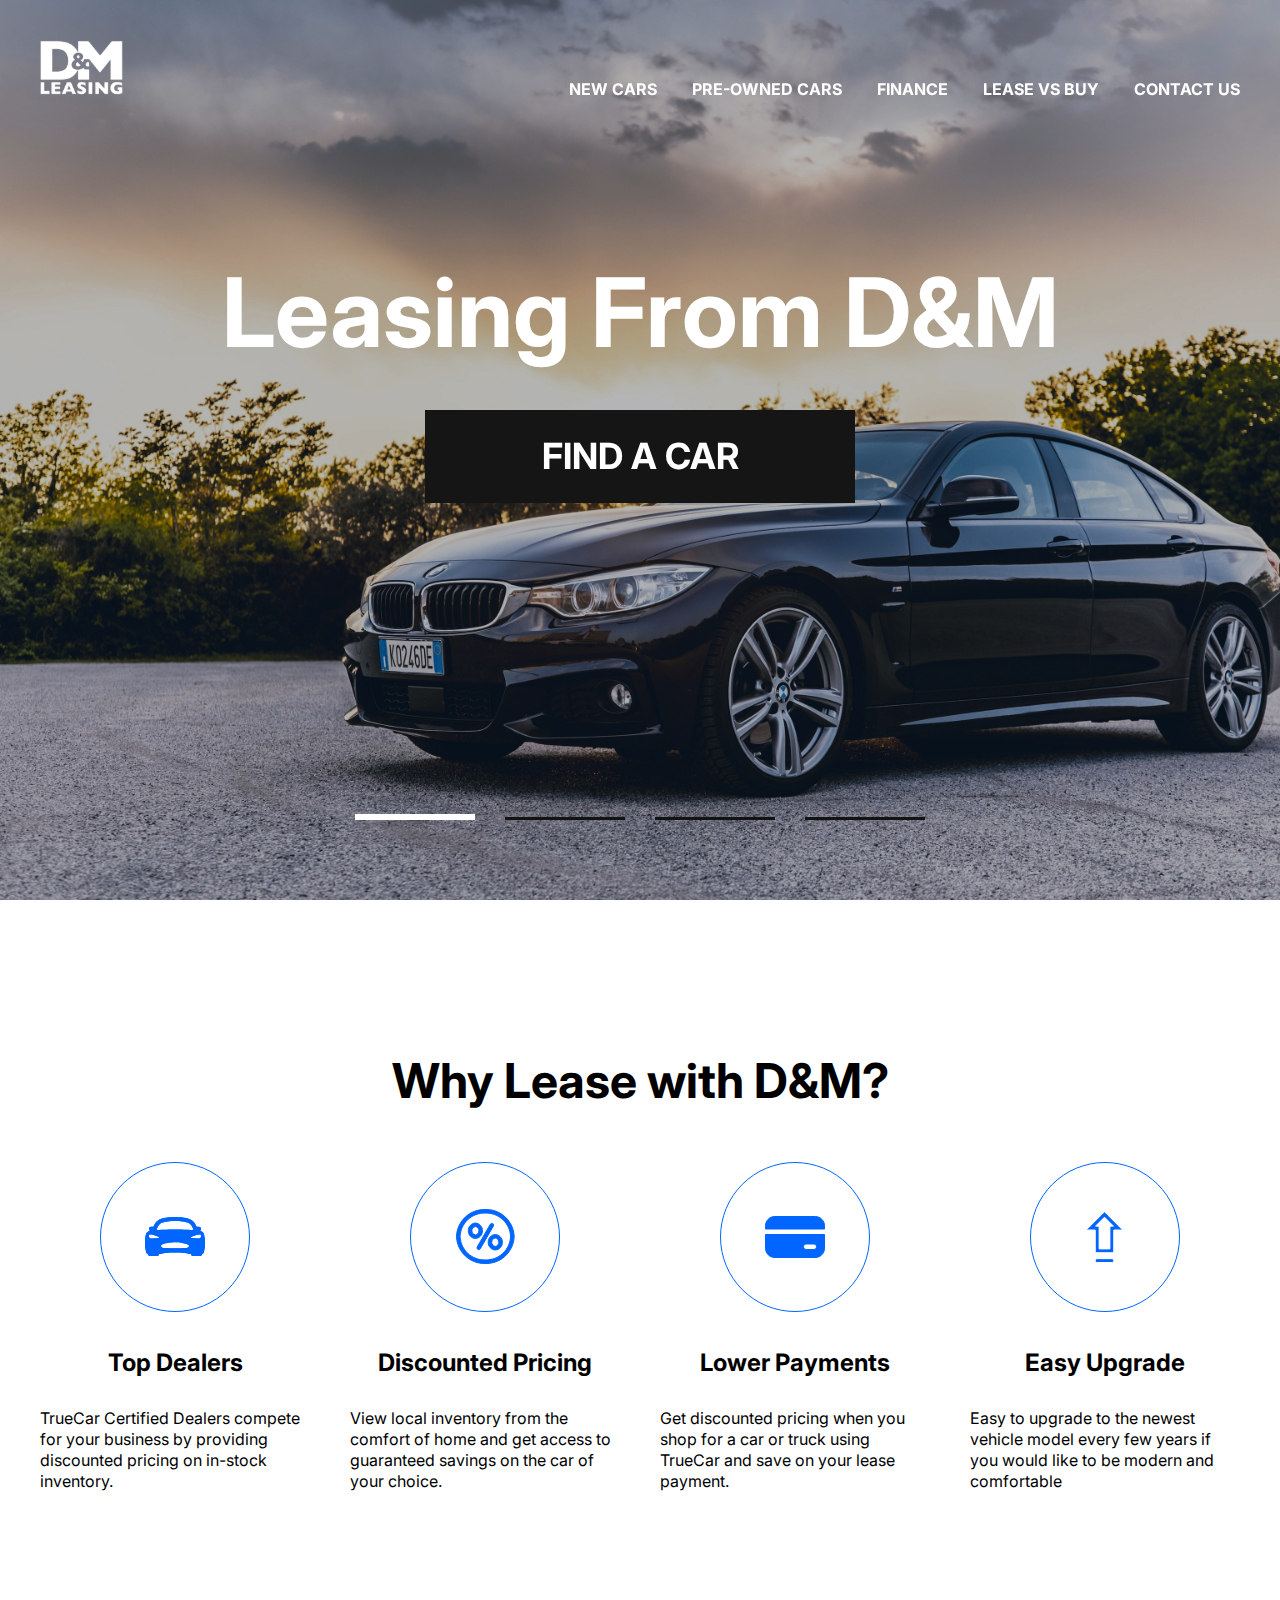
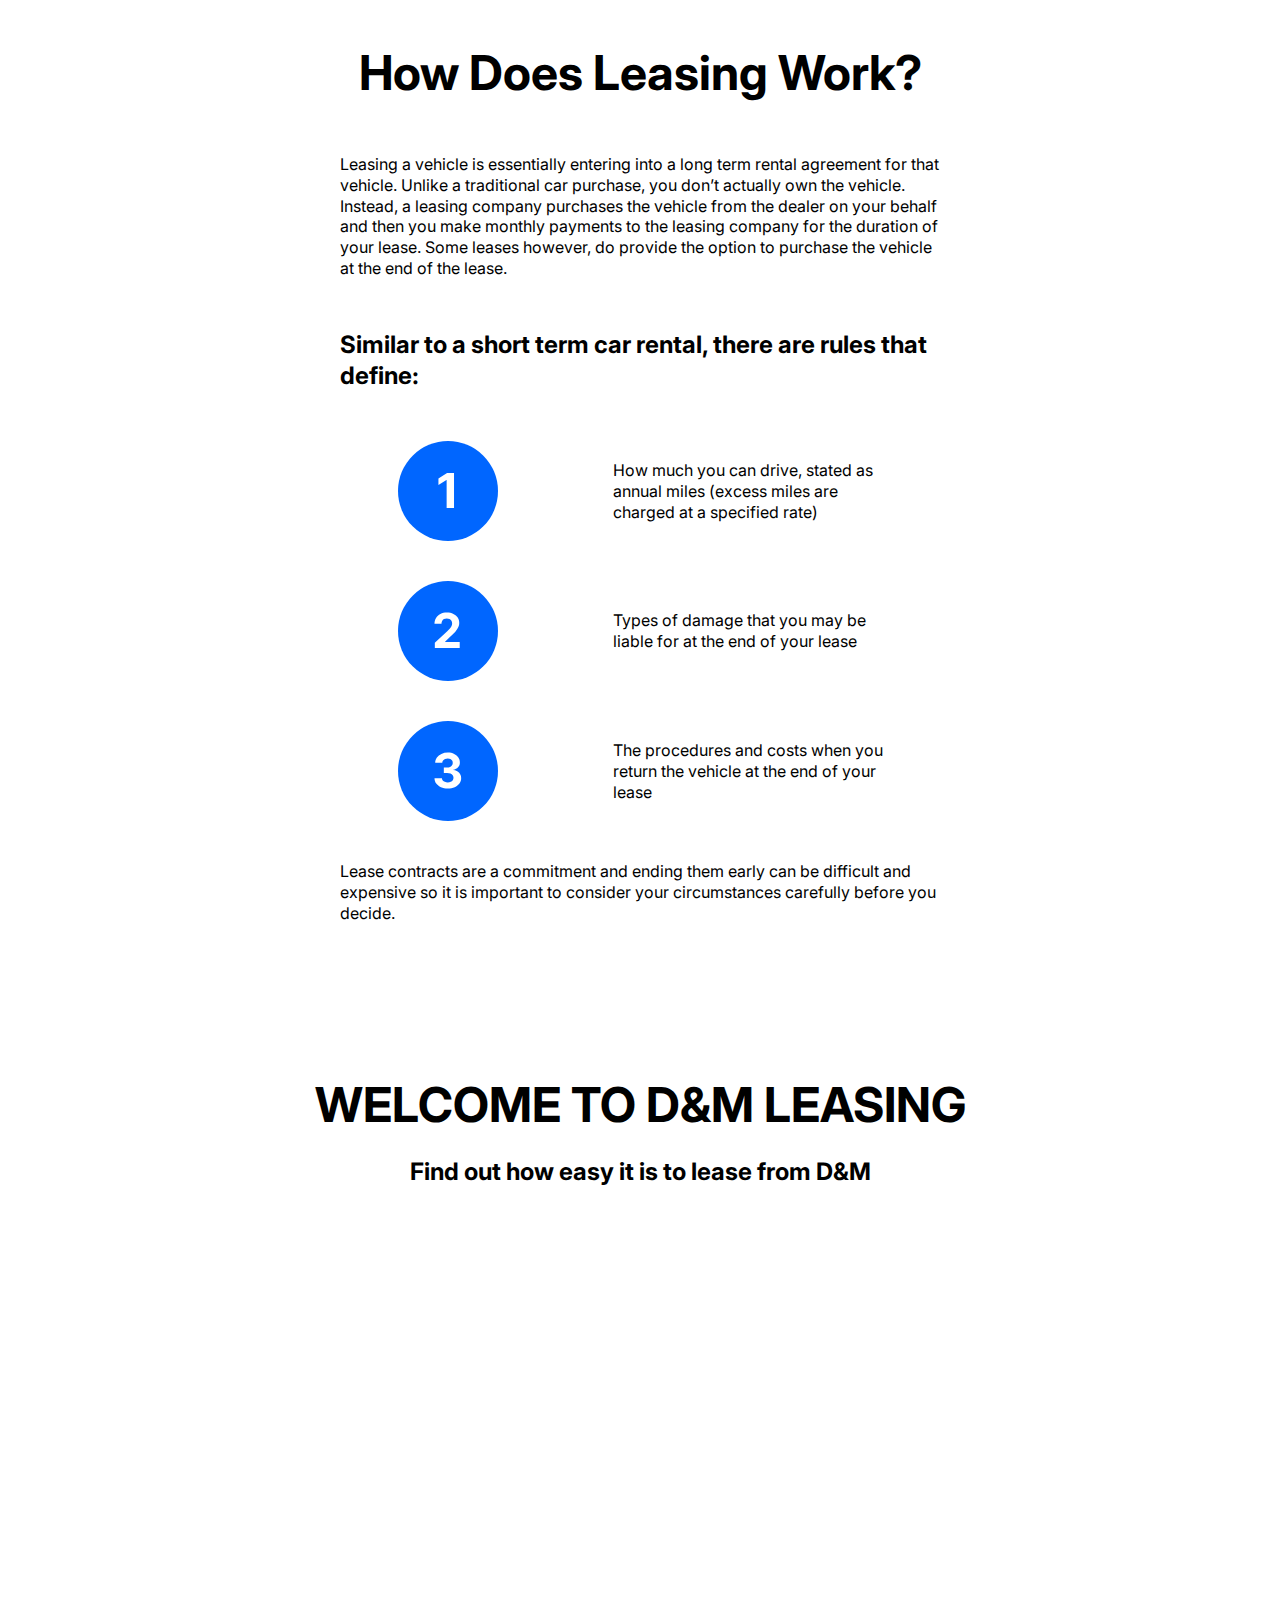
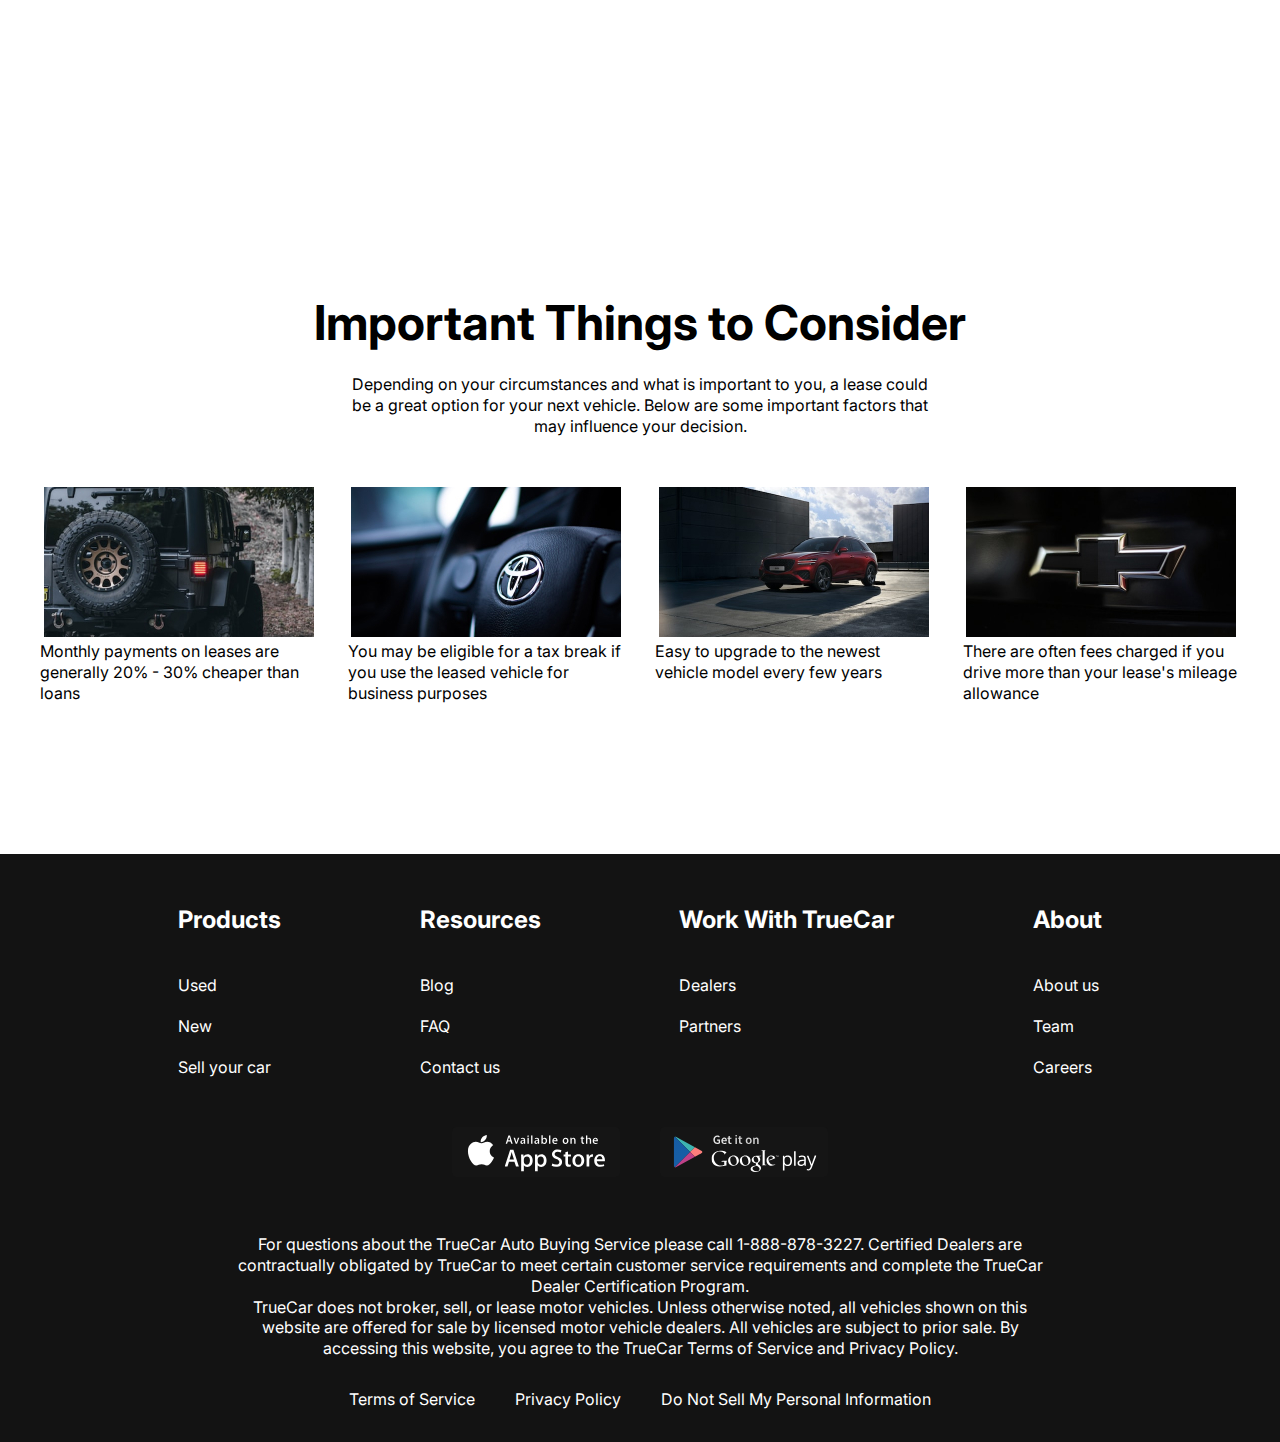
<file: index.html>
<!DOCTYPE html>
<html lang="en">

<head>
    <meta charset="UTF-8">
    <meta http-equiv="X-UA-Compatible" content="IE=edge">
    <meta name="viewport" content="width=device-width, initial-scale=1.0">
    <title>Document</title>
    <link rel="preconnect" href="https://fonts.googleapis.com">
    <link rel="preconnect" href="https://fonts.gstatic.com" crossorigin>
    <link href="https://fonts.googleapis.com/css2?family=Inter:wght@400;700&display=swap" rel="stylesheet">
    <link rel="stylesheet" href="https://cdn.jsdelivr.net/npm/swiper@9/swiper-bundle.min.css" />
    <link rel="stylesheet" href="css/style.css">
</head>

<body>
    <div class="wrapper">
        <header class="header header-main">
            <div class="container">
                <div class="header__inner">
                    <a href="index.html" class="logo">
                        <img src="/images/logo.svg" alt="" class="logo__img">
                    </a>
                    <nav class="menu">
                        <button class="menu__btn">
                            <span></span>
                            <span></span>
                            <span></span>
                        </button>
                        <ul class="menu__list">
                            <li class="menu__list-item">
                                <a href="new-cars.html" class="menu__list-link">NEW CARS</a>
                            </li>
                            <li class="menu__list-item">
                                <a href="#" class="menu__list-link">PRE-OWNED CARS</a>
                            </li>
                            <li class="menu__list-item">
                                <a href="#" class="menu__list-link">FINANCE</a>
                            </li>
                            <li class="menu__list-item">
                                <a href="#" class="menu__list-link">LEASE VS BUY</a>
                            </li>
                            <li class="menu__list-item">
                                <a href="contact-us.html" class="menu__list-link">CONTACT US</a>
                            </li>
                        </ul>
                    </nav>
                </div>
            </div>
        </header>
        <main class="main">
            <section class="top">
                <div class="container">
                    <h1 class="title">
                        Leasing From D&M
                    </h1>
                    <a href="new-cars.html" class="top__link">
                        FIND A CAR
                    </a>
                </div>
            </section>
            <div class="slider">
                <div class="swiper">
                    <div class="swiper-wrapper">
                        <div class="swiper-slide" style="background-image: url(images/slider-1.jpg);"></div>
                        <div class="swiper-slide" style="background-image: url(images/slider-2.jpg);"></div>
                        <div class="swiper-slide" style="background-image: url(images/slider-1.jpg);"></div>
                        <div class="swiper-slide" style="background-image: url(images/slider-2.jpg);"></div>
                    </div>
                    <div class="swiper-pagination"></div>
                </div>
            </div>
            <h5></h5>
            <section class="why-lease">
                <div class="container">
                    <h2 class="section-title">
                        Why Lease with D&M?
                    </h2>
                    <ul class="why-lease__list">
                        <li class="why-lease__item">
                            <img src="images/why-lease-1.svg" class="why-lease__item-img">
                            <h3 class="why-lease__item-title">Top Dealers</h3>
                            <p class="why-lease__item-text">TrueCar Certified Dealers compete for your business by
                                providing discounted pricing on in-stock inventory.</p>
                        </li>
                        <li class="why-lease__item">
                            <img src="images/why-lease-2.svg" class="why-lease__item-img">
                            <h3 class="why-lease__item-title">Discounted Pricing</h3>
                            <p class="why-lease__item-text">View local inventory from the comfort of home and get access
                                to guaranteed savings on the car of your choice.</p>
                        </li>
                        <li class="why-lease__item">
                            <img src="images/why-lease-3.svg" class="why-lease__item-img">
                            <h3 class="why-lease__item-title">Lower Payments</h3>
                            <p class="why-lease__item-text">Get discounted pricing when you shop for a car or truck
                                using TrueCar and save on your lease payment.</p>
                        </li>
                        <li class="why-lease__item">
                            <img src="images/why-lease-4.svg" class="why-lease__item-img">
                            <h3 class="why-lease__item-title">Easy Upgrade</h3>
                            <p class="why-lease__item-text">Easy to upgrade to the newest vehicle model every few years
                                if you would like to be modern and comfortable</p>
                        </li>
                    </ul>
                </div>
            </section>
            <section class="how-does">
                <div class="container">
                    <div class="how-does__inner">
                        <h2 class="section-title">How Does Leasing Work?</h2>
                        <p class="how-does__text">Leasing a vehicle is essentially entering into a long term rental
                            agreement for that vehicle. Unlike a traditional car purchase, you don’t actually own the
                            vehicle. Instead, a leasing company purchases the vehicle from the dealer on your behalf and
                            then you make monthly payments to the leasing company for the duration of your lease. Some
                            leases however, do provide the option to purchase the vehicle at the end of the lease.</p>
                        <h4 class="how-does-subtitle">Similar to a short term car rental, there are rules that define:
                        </h4>
                        <ul class="how-does__list">
                            <li class="how-does__item">
                                <img src="images/how-does-1.svg" class="how-does__img">
                                <p class="how-does__item-text">How much you can drive, stated as annual miles (excess
                                    miles are charged at a specified rate)</p>
                            </li>
                            <li class="how-does__item">
                                <img src="images/how-does-2.svg" class="how-does__img">
                                <p class="how-does__item-text">Types of damage that you may be liable for at the end of
                                    your lease</p>
                            </li>
                            <li class="how-does__item">
                                <img src="images/how-does-3.svg" class="how-does__img">
                                <p class="how-does__item-text">The procedures and costs when you return the vehicle at
                                    the end of your lease</p>
                            </li>
                        </ul>
                        <p class="how-does__text">Lease contracts are a commitment and ending them early can be
                            difficult and expensive so it is important to consider your circumstances carefully before
                            you decide.</p>
                    </div>
                </div>
            </section>
            <section class="video">
                <div class="container">
                    <h2 class="section-title video-title">WELCOME TO D&M LEASING</h2>
                    <h4 class="video-subtitle">Find out how easy it is to lease from D&M</h4>
                    <iframe class="video-content" width="1000" height="500"
                        src="https://www.youtube.com/embed/lq149gCzkvE" title="YouTube video player" frameborder="0"
                        allow="accelerometer; autoplay; clipboard-write; encrypted-media; gyroscope; picture-in-picture; web-share"
                        allowfullscreen></iframe>
                </div>
            </section>
            <section class="important">
                <div class="container">
                    <h2 class="section-title important-title">Important Things to Consider</h2>
                    <p class="important-text">Depending on your circumstances and what is important to you, a lease
                        could be a great option for your next vehicle. Below are some important factors that may
                        influence your decision.</p>
                    <ul class="important__list">
                        <li class="important__item">
                            <img src="images/important-1.jpg" class="important__item-img">
                            <p class="important__item-text">Monthly payments on leases are generally 20% - 30% cheaper
                                than loans</p>
                        </li>
                        <li class="important__item">
                            <img src="images/important-2.jpg" class="important__item-img">
                            <p class="important__item-text">You may be eligible for a tax break if you use the leased
                                vehicle for business purposes</p>
                        </li>
                        <li class="important__item">
                            <img src="images/important-3.jpg" class="important__item-img">
                            <p class="important__item-text">Easy to upgrade to the newest vehicle model every few years
                            </p>
                        </li>
                        <li class="important__item">
                            <img src="images/important-4.jpg" class="important__item-img">
                            <p class="important__item-text">There are often fees charged if you drive more than your
                                lease's mileage allowance</p>
                        </li>
                    </ul>
                </div>
            </section>
        </main>
        <footer class="footer">
            <div class="container">
                <nav class="footer__menu">
                    <ul class="footer__menu-list">
                        <li class="footer__list-item">
                            <p class="footer__list-title">Products</p>
                        </li>
                        <li class="footer__list-item">
                            <a href="#" class="footer__list-link">Used</a>
                        </li>
                        <li class="footer__list-item">
                            <a href="#" class="footer__list-link">New</a>
                        </li>
                        <li class="footer__list-item">
                            <a href="#" class="footer__list-link">Sell your car</a>
                        </li>
                    </ul>
                    <ul class="footer__menu-list">
                        <li class="footer__list-item">
                            <p class="footer__list-title">Resources</p>
                        <li class="footer__list-item">
                            <a href="#" class="footer__list-link">Blog</a>
                        </li>
                        <li class="footer__list-item">
                            <a href="#" class="footer__list-link">FAQ</a>
                        </li>
                        <li class="footer__list-item">
                            <a href="#" class="footer__list-link">Contact us</a>
                        </li>
                    </ul>
                    <ul class="footer__menu-list">
                        <li class="footer__list-item">
                            <p class="footer__list-title">Work With TrueCar</p>
                        </li>
                        <li class="footer__list-item">
                            <a href="#" class="footer__list-link">Dealers</a>
                        </li>
                        <li class="footer__list-item">
                            <a href="#" class="footer__list-link">Partners</a>
                        </li>
                    </ul>
                    <ul class="footer__menu-list">
                        <li class="footer__list-item">
                            <p class="footer__list-title">About</p>
                        </li>
                        <li class="footer__list-item">
                            <a href="#" class="footer__list-link">About us</a>
                        </li>
                        <li class="footer__list-item">
                            <a href="#" class="footer__list-link">Team</a>
                        </li>
                        <li class="footer__list-item">
                            <a href="#" class="footer__list-link">Careers</a>
                        </li>
                    </ul>
                </nav>
                <ul class="app">
                    <li class="app__item">
                        <a href="#" class="app__item-link">
                            <img src="images/appstore.svg" class="app__item-img">
                        </a>
                    </li>
                    <li class="app__item">
                        <a href="#" class="app__item-link">
                            <img src="images/googleplay.svg" class="app__item-img">
                        </a>
                    </li>
                </ul>
                <div class="footer__copy">
                    <p class="footer__copy-text">
                        For questions about the TrueCar Auto Buying Service please call 1-888-878-3227.
                        Certified Dealers are contractually obligated by TrueCar to meet certain customer service
                        requirements and complete the TrueCar Dealer Certification Program.
                    </p>
                    <p class="footer__copy-text">
                        TrueCar does not broker, sell, or lease motor vehicles. Unless otherwise noted,
                        all vehicles shown on this website are offered for sale by licensed motor vehicle
                        dealers. All vehicles are subject to prior sale. By accessing this website,
                        you agree to the TrueCar Terms of Service and Privacy Policy.
                    </p>
                </div>
                <nav class="copy__nav">
                    <ul class="copy__nav-list">
                        <li class="copy__nav-item">
                            <a href="#" class="copy__nav-list">Terms of Service</a>
                        </li>
                        <li class="copy__nav-item">
                            <a href="#" class="copy__nav-list">Privacy Policy</a>
                        </li>
                        <li class="copy__nav-item">
                            <a href="#" class="copy__nav-list">Do Not Sell My Personal Information</a>
                        </li>
                    </ul>
                </nav>
            </div>
        </footer>
    </div>
    <script src="https://cdn.jsdelivr.net/npm/swiper@9/swiper-bundle.min.js"></script>
    <script src="js/main.js"></script>
</body>

</html>
</file>
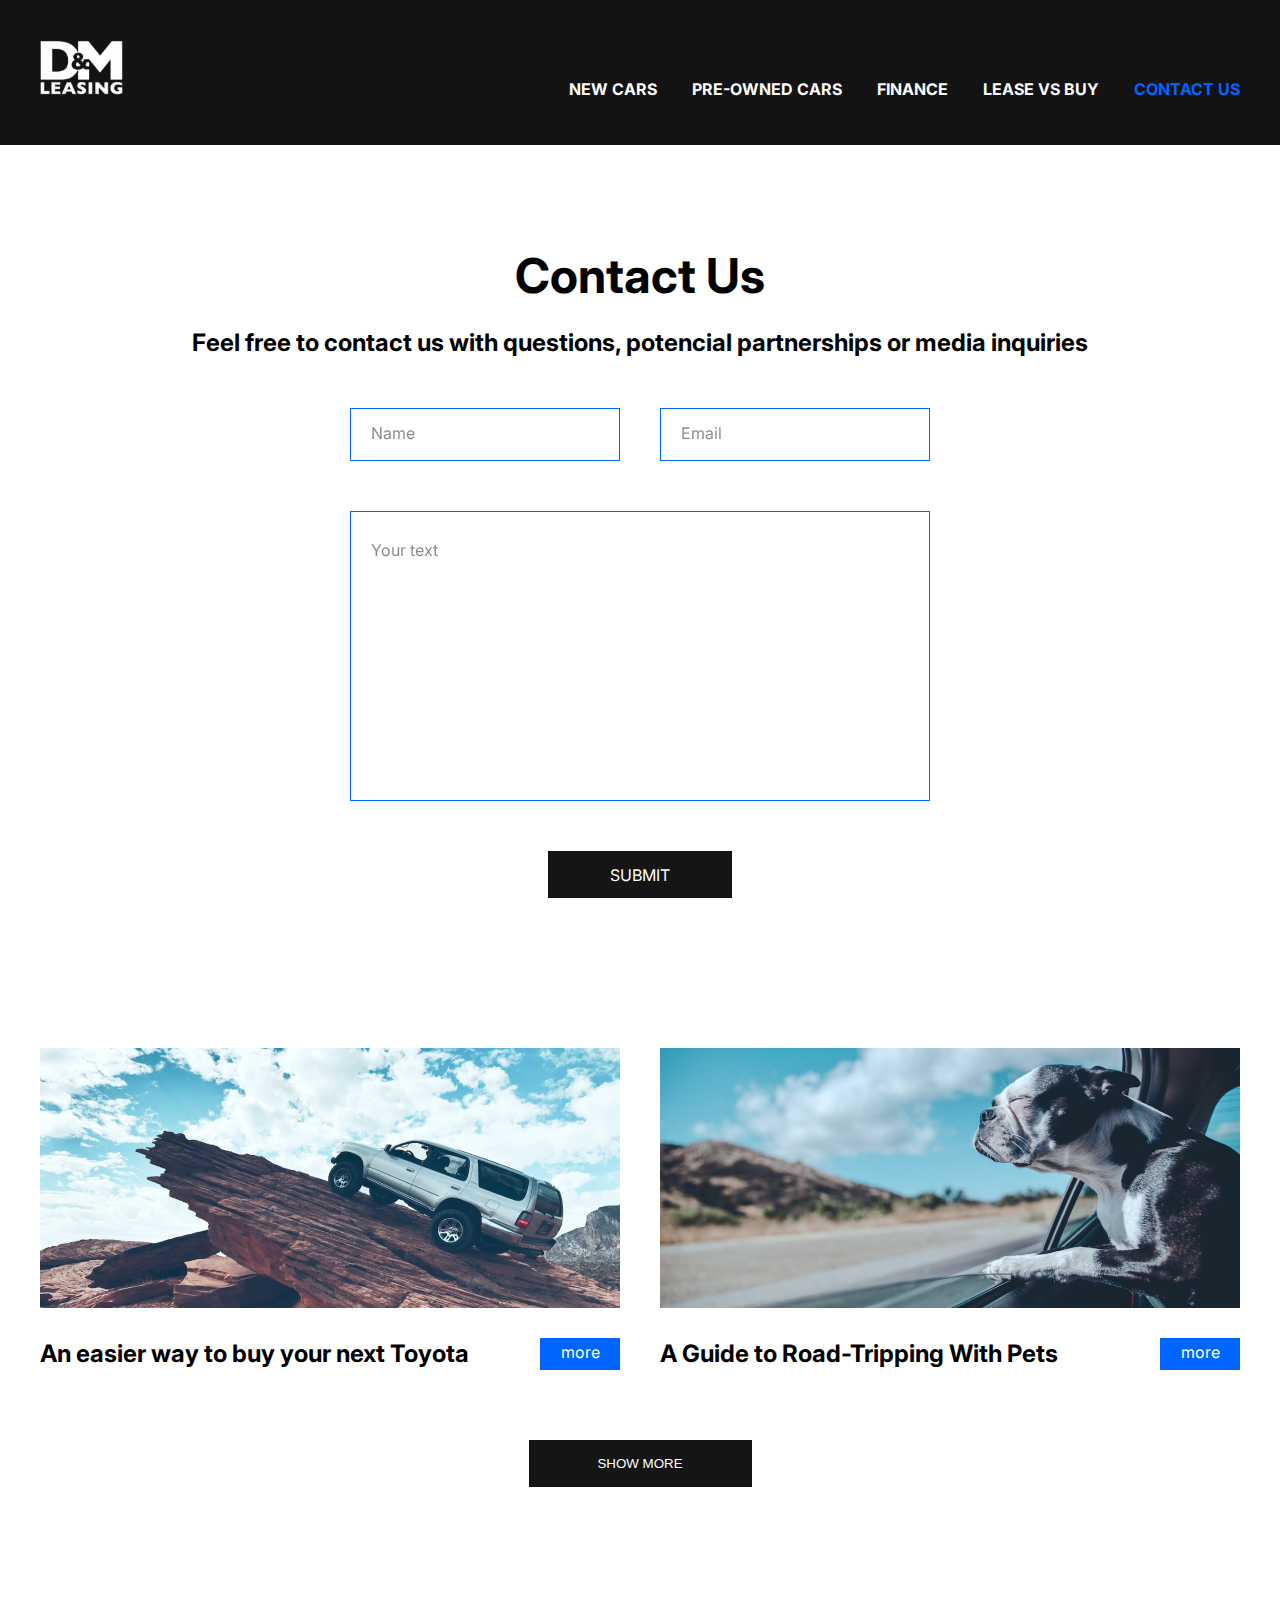
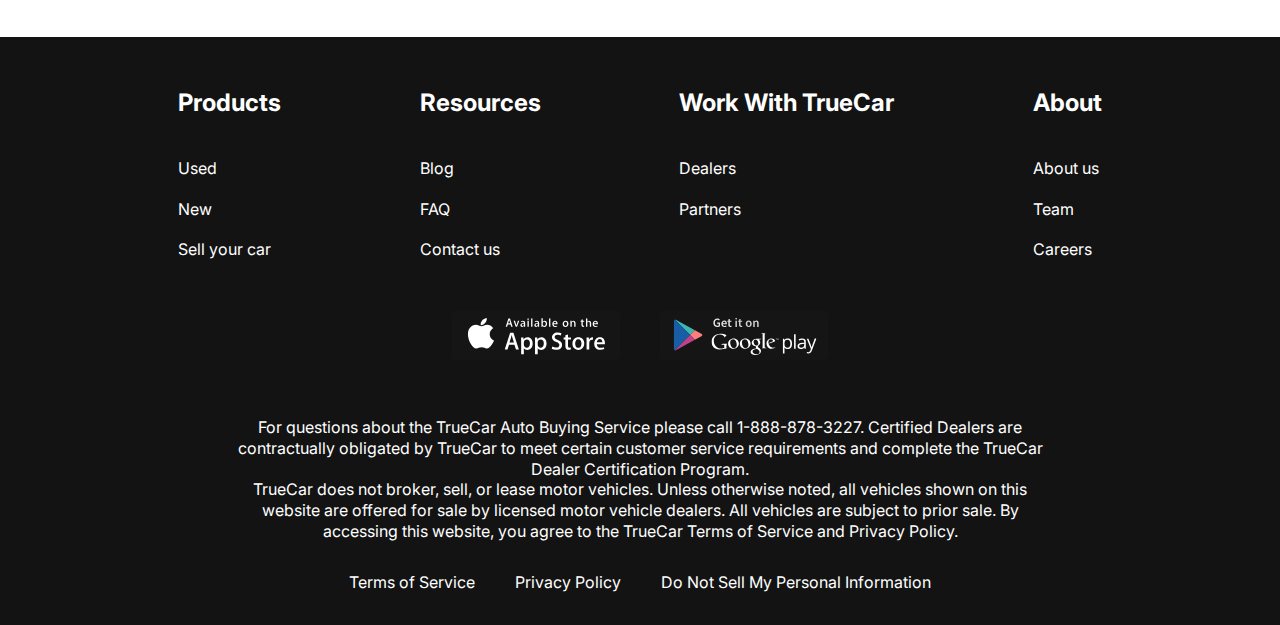
<file: contact-us.html>
<!DOCTYPE html>
<html lang="en">

<head>
    <meta charset="UTF-8">
    <meta http-equiv="X-UA-Compatible" content="IE=edge">
    <meta name="viewport" content="width=device-width, initial-scale=1.0">
    <title>Document</title>
    <link rel="preconnect" href="https://fonts.googleapis.com">
    <link rel="preconnect" href="https://fonts.gstatic.com" crossorigin>
    <link href="https://fonts.googleapis.com/css2?family=Inter:wght@400;700&display=swap" rel="stylesheet">
    <link rel="stylesheet" href="css/style.css">
</head>

<body>
    <div class="wrapper">
        <header class="header">
            <div class="container">
                <div class="header__inner">
                    <a href="index.html" class="logo">
                        <img src="/images/logo.svg" alt="" class="logo__img">
                    </a>
                    <nav class="menu">
                        <button class="menu__btn">
                            <span></span>
                            <span></span>
                            <span></span>
                        </button>
                        <ul class="menu__list">
                            <li class="menu__list-item">
                                <a href="new-cars.html" class="menu__list-link">NEW CARS</a>
                            </li>
                            <li class="menu__list-item">
                                <a href="#" class="menu__list-link">PRE-OWNED CARS</a>
                            </li>
                            <li class="menu__list-item">
                                <a href="#" class="menu__list-link">FINANCE</a>
                            </li>
                            <li class="menu__list-item">
                                <a href="#" class="menu__list-link">LEASE VS BUY</a>
                            </li>
                            <li class="menu__list-item">
                                <a href="#" class="menu__list-link menu__list-link--active">CONTACT US</a>
                            </li>
                        </ul>
                    </nav>
                </div>
            </div>
        </header>
        <main class="main">
            <section class="contacts">
                <div class="container">
                    <h2 class="section-title contacts__title">Contact Us</h2>
                    <p class="contacts__subtitle">Feel free to contact us with questions, potencial partnerships or media inquiries</p>
                    <forrm class="contacts-form">
                        <input type="text" class="contacts-form__input"  placeholder="Name">
                        <input type="email" class="contacts-form__input" placeholder="Email">
                        <textarea class="contacts-form__textarea" placeholder="Your text"></textarea>
                        <button class="contacts-form__btn">SUBMIT</button>
                    </forrm>
                </div>
            </section>   
            <section class="blog">
                <div class="container">
                    <div class="blog__items">
                        <div class="blog__item">
                            <img src="images/blog__item-img-1.jpg" class="blog__item-img">
                            <h4 class="blog__item-title">An easier way to buy your next Toyota</h4>
                            <a href="#" class="blog__item-link">more</a>
                        </div>
                        <div class="blog__item">
                            <img src="images/blog__item-img-2.jpg" class="blog__item-img">
                            <h4 class="blog__item-title">A Guide to Road-Tripping With Pets</h4>
                            <a href="#" class="blog__item-link">more</a>
                        </div>
                    </div>
                    <button class="show-more__btn">SHOW MORE</button>
                </div>
            </section>         
        </main>
        <footer class="footer">
            <div class="container">
                <nav class="footer__menu">
                    <ul class="footer__menu-list">
                        <li class="footer__list-item">
                            <p class="footer__list-title">Products</p>
                        </li>
                        <li class="footer__list-item">
                            <a href="#" class="footer__list-link">Used</a>
                        </li>
                        <li class="footer__list-item">
                            <a href="#" class="footer__list-link">New</a>
                        </li>
                        <li class="footer__list-item">
                            <a href="#" class="footer__list-link">Sell your car</a>
                        </li>
                    </ul>
                    <ul class="footer__menu-list">
                        <li class="footer__list-item">
                            <p class="footer__list-title">Resources</p>
                        <li class="footer__list-item">
                            <a href="#" class="footer__list-link">Blog</a>
                        </li>
                        <li class="footer__list-item">
                            <a href="#" class="footer__list-link">FAQ</a>
                        </li>
                        <li class="footer__list-item">
                            <a href="#" class="footer__list-link">Contact us</a>
                        </li>
                    </ul>
                    <ul class="footer__menu-list">
                        <li class="footer__list-item">
                            <p class="footer__list-title">Work With TrueCar</p>
                        </li>
                        <li class="footer__list-item">
                            <a href="#" class="footer__list-link">Dealers</a>
                        </li>
                        <li class="footer__list-item">
                            <a href="#" class="footer__list-link">Partners</a>
                        </li>
                    </ul>
                    <ul class="footer__menu-list">
                        <li class="footer__list-item">
                            <p class="footer__list-title">About</p>
                        </li>
                        <li class="footer__list-item">
                            <a href="#" class="footer__list-link">About us</a>
                        </li>
                        <li class="footer__list-item">
                            <a href="#" class="footer__list-link">Team</a>
                        </li>
                        <li class="footer__list-item">
                            <a href="#" class="footer__list-link">Careers</a>
                        </li>
                    </ul>
                </nav>
                <ul class="app">
                    <li class="app__item">
                        <a href="#" class="app__item-link">
                            <img src="images/appstore.svg" class="app__item-img">
                        </a>
                    </li>
                    <li class="app__item">
                        <a href="#" class="app__item-link">
                            <img src="images/googleplay.svg" class="app__item-img">
                        </a>
                    </li>
                </ul>
                <div class="footer__copy">
                    <p class="footer__copy-text">
                        For questions about the TrueCar Auto Buying Service please call 1-888-878-3227.
                        Certified Dealers are contractually obligated by TrueCar to meet certain customer service 
                        requirements and complete the TrueCar Dealer Certification Program.
                    </p>
                    <p class="footer__copy-text">
                        TrueCar does not broker, sell, or lease motor vehicles. Unless otherwise noted, 
                        all vehicles shown on this website are offered for sale by licensed motor vehicle
                        dealers. All vehicles are subject to prior sale. By accessing this website,
                        you agree to the TrueCar Terms of Service and Privacy Policy.
                    </p>
                </div>
                <nav class="copy__nav">
                    <ul class="copy__nav-list">
                        <li class="copy__nav-item">
                            <a href="#" class="copy__nav-list">Terms of Service</a>
                        </li>
                        <li class="copy__nav-item">
                            <a href="#" class="copy__nav-list">Privacy Policy</a>
                        </li>
                        <li class="copy__nav-item">
                            <a href="#" class="copy__nav-list">Do Not Sell My Personal Information</a>
                        </li>
                    </ul>
                </nav>
            </div>
        </footer>
    </div>
</body>

</html>
</file>
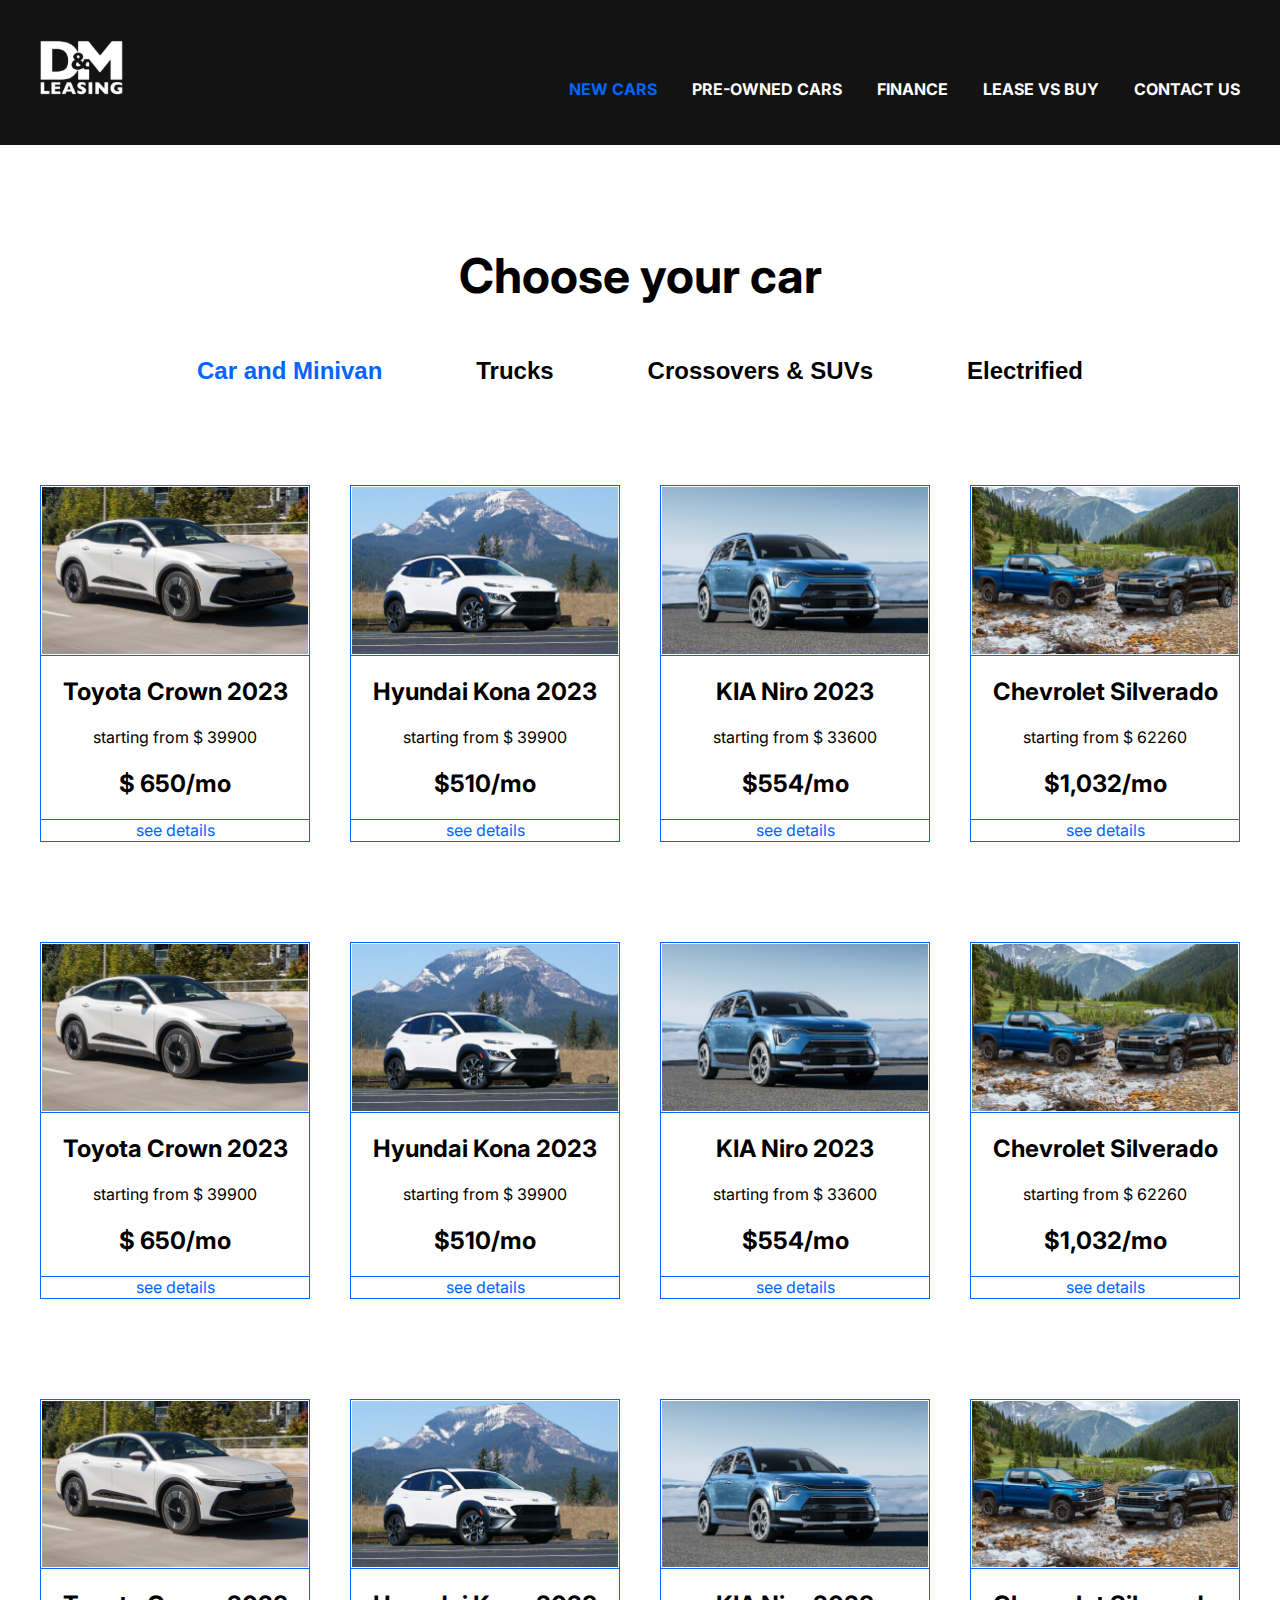
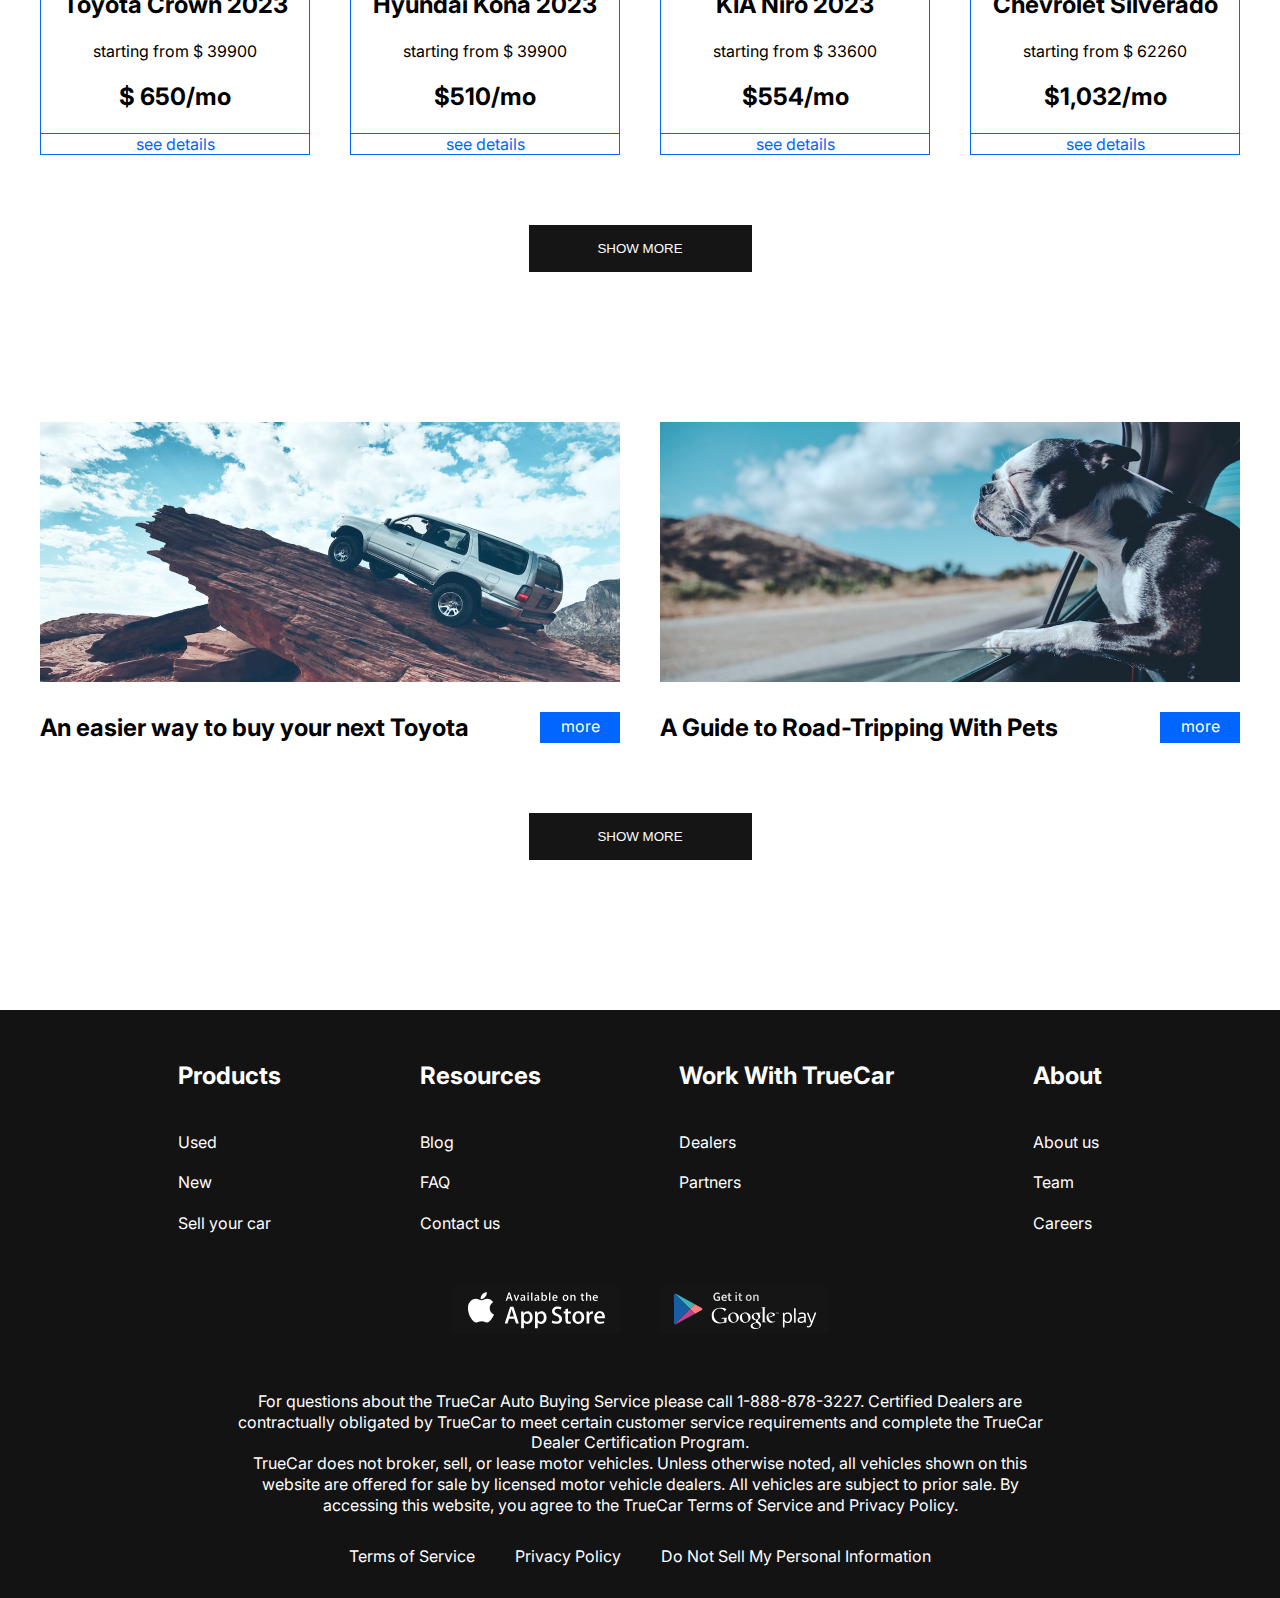
<file: new-cars.html>
<!DOCTYPE html>
<html lang="en">

<head>
    <meta charset="UTF-8">
    <meta http-equiv="X-UA-Compatible" content="IE=edge">
    <meta name="viewport" content="width=device-width, initial-scale=1.0">
    <title>Document</title>
    <link rel="preconnect" href="https://fonts.googleapis.com">
    <link rel="preconnect" href="https://fonts.gstatic.com" crossorigin>
    <link href="https://fonts.googleapis.com/css2?family=Inter:wght@400;700&display=swap" rel="stylesheet">
    <link rel="stylesheet" href="css/style.css">
</head>

<body>
    <div class="wrapper">
        <header class="header">
            <div class="container">
                <div class="header__inner">
                    <a href="index.html" class="logo">
                        <img src="/images/logo.svg" alt="" class="logo__img">
                    </a>
                    <nav class="menu">
                        <button class="menu__btn">
                            <span></span>
                            <span></span>
                            <span></span>
                        </button>
                        <ul class="menu__list">
                            <li class="menu__list-item">
                                <a href="#" class="menu__list-link menu__list-link--active">NEW CARS</a>
                            </li>
                            <li class="menu__list-item">
                                <a href="#" class="menu__list-link">PRE-OWNED CARS</a>
                            </li>
                            <li class="menu__list-item">
                                <a href="#" class="menu__list-link">FINANCE</a>
                            </li>
                            <li class="menu__list-item">
                                <a href="#" class="menu__list-link">LEASE VS BUY</a>
                            </li>
                            <li class="menu__list-item">
                                <a href="contact-us.html" class="menu__list-link">CONTACT US</a>
                            </li>
                        </ul>
                    </nav>
                </div>
            </div>
        </header>
        <main class="main">
            <section class="choose">
                <div class="container">
                    <h2 class="section-title choose__title">Choose your car</h2>
                    <div class="tabs">
                        <div class="tabs__btn">
                            <button class="tabs__btn-item tabs__btn-item-active" data-button="content-1">Car and
                                Minivan</button>
                            <button class="tabs__btn-item" data-button="content-2">Trucks</button>
                            <button class="tabs__btn-item" data-button="content-3">Crossovers & SUVs</button>
                            <button class="tabs__btn-item" data-button="content-4">Electrified</button>
                        </div>
                        <div class="tabs__content">
                            <div class="tabs__content-item tabs__content-item-active" id="content-1">
                                <div class="card">
                                    <img src="images/card-1.jpg" class="card__img">
                                    <div class="card__content">
                                        <h4 class="card__title">Toyota Crown 2023</h4>
                                        <p class="card__text">starting from $ 39900</p>
                                        <p class="card__price">$ 650/mo</p>
                                        <p class="card__link">see details</p>
                                    </div>
                                </div>
                                <div class="card">
                                    <img class="card__img" src="images/card-2.png">
                                    <div class="card__content">
                                        <h4 class="card__title">Hyundai Kona 2023</h4>
                                        <p class="card__text">starting from $ 39900</p>
                                        <p class="card__price">$510/mo</p>
                                        <p class="card__link">see details</p>
                                    </div>
                                </div>
                                <div class="card">
                                    <img class="card__img" src="images/card-3.jpg">
                                    <div class="card__content">
                                        <h4 class="card__title">KIA Niro 2023</h4>
                                        <p class="card__text">starting from $ 33600</p>
                                        <p class="card__price">$554/mo</p>
                                        <p class="card__link">see details</p>
                                    </div>
                                </div>
                                <div class="card">
                                    <img class="card__img" src="images/card-4.jpg">
                                    <div class="card__content">
                                        <h4 class="card__title">Chevrolet Silverado</h4>
                                        <p class="card__text">starting from $ 62260</p>
                                        <p class="card__price">$1,032/mo</p>
                                        <p class="card__link">see details</p>
                                    </div>
                                </div>
                                <div class="card">
                                    <img src="images/card-1.jpg" class="card__img">
                                    <div class="card__content">
                                        <h4 class="card__title">Toyota Crown 2023</h4>
                                        <p class="card__text">starting from $ 39900</p>
                                        <p class="card__price">$ 650/mo</p>
                                        <p class="card__link">see details</p>
                                    </div>
                                </div>
                                <div class="card">
                                    <img class="card__img" src="images/card-2.png">
                                    <div class="card__content">
                                        <h4 class="card__title">Hyundai Kona 2023</h4>
                                        <p class="card__text">starting from $ 39900</p>
                                        <p class="card__price">$510/mo</p>
                                        <p class="card__link">see details</p>
                                    </div>
                                </div>
                                <div class="card">
                                    <img class="card__img" src="images/card-3.jpg">
                                    <div class="card__content">
                                        <h4 class="card__title">KIA Niro 2023</h4>
                                        <p class="card__text">starting from $ 33600</p>
                                        <p class="card__price">$554/mo</p>
                                        <p class="card__link">see details</p>
                                    </div>
                                </div>
                                <div class="card">
                                    <img class="card__img" src="images/card-4.jpg">
                                    <div class="card__content">
                                        <h4 class="card__title">Chevrolet Silverado</h4>
                                        <p class="card__text">starting from $ 62260</p>
                                        <p class="card__price">$1,032/mo</p>
                                        <p class="card__link">see details</p>
                                    </div>
                                </div>
                                <div class="card">
                                    <img src="images/card-1.jpg" class="card__img">
                                    <div class="card__content">
                                        <h4 class="card__title">Toyota Crown 2023</h4>
                                        <p class="card__text">starting from $ 39900</p>
                                        <p class="card__price">$ 650/mo</p>
                                        <p class="card__link">see details</p>
                                    </div>
                                </div>
                                <div class="card">
                                    <img class="card__img" src="images/card-2.png">
                                    <div class="card__content">
                                        <h4 class="card__title">Hyundai Kona 2023</h4>
                                        <p class="card__text">starting from $ 39900</p>
                                        <p class="card__price">$510/mo</p>
                                        <p class="card__link">see details</p>
                                    </div>
                                </div>
                                <div class="card">
                                    <img class="card__img" src="images/card-3.jpg">
                                    <div class="card__content">
                                        <h4 class="card__title">KIA Niro 2023</h4>
                                        <p class="card__text">starting from $ 33600</p>
                                        <p class="card__price">$554/mo</p>
                                        <p class="card__link">see details</p>
                                    </div>
                                </div>
                                <div class="card">
                                    <img class="card__img" src="images/card-4.jpg">
                                    <div class="card__content">
                                        <h4 class="card__title">Chevrolet Silverado</h4>
                                        <p class="card__text">starting from $ 62260</p>
                                        <p class="card__price">$1,032/mo</p>
                                        <p class="card__link">see details</p>
                                    </div>
                                </div>
                            </div>
                            <div class="tabs__content-item" id="content-2">
                                <div class="card">
                                    <img src="images/card-1.jpg" class="card__img">
                                    <div class="card__content">
                                        <h4 class="card__title">Toyota Crown 2023</h4>
                                        <p class="card__text">starting from $ 39900</p>
                                        <p class="card__price">$ 650/mo</p>
                                        <p class="card__link">see details</p>
                                    </div>
                                </div>
                                <div class="card">
                                    <img class="card__img" src="images/card-2.png">
                                    <div class="card__content">
                                        <h4 class="card__title">Hyundai Kona 2023</h4>
                                        <p class="card__text">starting from $ 39900</p>
                                        <p class="card__price">$510/mo</p>
                                        <p class="card__link">see details</p>
                                    </div>
                                </div>
                                <div class="card">
                                    <img class="card__img" src="images/card-3.jpg">
                                    <div class="card__content">
                                        <h4 class="card__title">KIA Niro 2023</h4>
                                        <p class="card__text">starting from $ 33600</p>
                                        <p class="card__price">$554/mo</p>
                                        <p class="card__link">see details</p>
                                    </div>
                                </div>
                                <div class="card">
                                    <img class="card__img" src="images/card-4.jpg">
                                    <div class="card__content">
                                        <h4 class="card__title">Chevrolet Silverado</h4>
                                        <p class="card__text">starting from $ 62260</p>
                                        <p class="card__price">$1,032/mo</p>
                                        <p class="card__link">see details</p>
                                    </div>
                                </div>
                            </div>
                            <div class="tabs__content-item" id="content-3">
                                <div class="card">
                                    <img src="images/card-1.jpg" class="card__img">
                                    <div class="card__content">
                                        <h4 class="card__title">Toyota Crown 2023</h4>
                                        <p class="card__text">starting from $ 39900</p>
                                        <p class="card__price">$ 650/mo</p>
                                        <p class="card__link">see details</p>
                                    </div>
                                </div>
                                <div class="card">
                                    <img class="card__img" src="images/card-2.png">
                                    <div class="card__content">
                                        <h4 class="card__title">Hyundai Kona 2023</h4>
                                        <p class="card__text">starting from $ 39900</p>
                                        <p class="card__price">$510/mo</p>
                                        <p class="card__link">see details</p>
                                    </div>
                                </div>
                                <div class="card">
                                    <img class="card__img" src="images/card-3.jpg">
                                    <div class="card__content">
                                        <h4 class="card__title">KIA Niro 2023</h4>
                                        <p class="card__text">starting from $ 33600</p>
                                        <p class="card__price">$554/mo</p>
                                        <p class="card__link">see details</p>
                                    </div>
                                </div>
                                <div class="card">
                                    <img class="card__img" src="images/card-4.jpg">
                                    <div class="card__content">
                                        <h4 class="card__title">Chevrolet Silverado</h4>
                                        <p class="card__text">starting from $ 62260</p>
                                        <p class="card__price">$1,032/mo</p>
                                        <p class="card__link">see details</p>
                                    </div>
                                </div>
                                <div class="card">
                                    <img src="images/card-1.jpg" class="card__img">
                                    <div class="card__content">
                                        <h4 class="card__title">Toyota Crown 2023</h4>
                                        <p class="card__text">starting from $ 39900</p>
                                        <p class="card__price">$ 650/mo</p>
                                        <p class="card__link">see details</p>
                                    </div>
                                </div>
                                <div class="card">
                                    <img class="card__img" src="images/card-2.png">
                                    <div class="card__content">
                                        <h4 class="card__title">Hyundai Kona 2023</h4>
                                        <p class="card__text">starting from $ 39900</p>
                                        <p class="card__price">$510/mo</p>
                                        <p class="card__link">see details</p>
                                    </div>
                                </div>
                                <div class="card">
                                    <img class="card__img" src="images/card-3.jpg">
                                    <div class="card__content">
                                        <h4 class="card__title">KIA Niro 2023</h4>
                                        <p class="card__text">starting from $ 33600</p>
                                        <p class="card__price">$554/mo</p>
                                        <p class="card__link">see details</p>
                                    </div>
                                </div>
                                <div class="card">
                                    <img class="card__img" src="images/card-4.jpg">
                                    <div class="card__content">
                                        <h4 class="card__title">Chevrolet Silverado</h4>
                                        <p class="card__text">starting from $ 62260</p>
                                        <p class="card__price">$1,032/mo</p>
                                        <p class="card__link">see details</p>
                                    </div>
                                </div>
                            </div>
                            <div class="tabs__content-item" id="content-4">
                                <div class="card">
                                    <img src="images/card-1.jpg" class="card__img">
                                    <div class="card__content">
                                        <h4 class="card__title">Toyota Crown 2023</h4>
                                        <p class="card__text">starting from $ 39900</p>
                                        <p class="card__price">$ 650/mo</p>
                                        <p class="card__link">see details</p>
                                    </div>
                                </div>
                                <div class="card">
                                    <img class="card__img" src="images/card-2.png">
                                    <div class="card__content">
                                        <h4 class="card__title">Hyundai Kona 2023</h4>
                                        <p class="card__text">starting from $ 39900</p>
                                        <p class="card__price">$510/mo</p>
                                        <p class="card__link">see details</p>
                                    </div>
                                </div>
                                <div class="card">
                                    <img class="card__img" src="images/card-3.jpg">
                                    <div class="card__content">
                                        <h4 class="card__title">KIA Niro 2023</h4>
                                        <p class="card__text">starting from $ 33600</p>
                                        <p class="card__price">$554/mo</p>
                                        <p class="card__link">see details</p>
                                    </div>
                                </div>
                                <div class="card">
                                    <img class="card__img" src="images/card-4.jpg">
                                    <div class="card__content">
                                        <h4 class="card__title">Chevrolet Silverado</h4>
                                        <p class="card__text">starting from $ 62260</p>
                                        <p class="card__price">$1,032/mo</p>
                                        <p class="card__link">see details</p>
                                    </div>
                                </div>
                                <div class="card">
                                    <img src="images/card-1.jpg" class="card__img">
                                    <div class="card__content">
                                        <h4 class="card__title">Toyota Crown 2023</h4>
                                        <p class="card__text">starting from $ 39900</p>
                                        <p class="card__price">$ 650/mo</p>
                                        <p class="card__link">see details</p>
                                    </div>
                                </div>
                                <div class="card">
                                    <img class="card__img" src="images/card-2.png">
                                    <div class="card__content">
                                        <h4 class="card__title">Hyundai Kona 2023</h4>
                                        <p class="card__text">starting from $ 39900</p>
                                        <p class="card__price">$510/mo</p>
                                        <p class="card__link">see details</p>
                                    </div>
                                </div>
                                <div class="card">
                                    <img class="card__img" src="images/card-3.jpg">
                                    <div class="card__content">
                                        <h4 class="card__title">KIA Niro 2023</h4>
                                        <p class="card__text">starting from $ 33600</p>
                                        <p class="card__price">$554/mo</p>
                                        <p class="card__link">see details</p>
                                    </div>
                                </div>
                                <div class="card">
                                    <img class="card__img" src="images/card-4.jpg">
                                    <div class="card__content">
                                        <h4 class="card__title">Chevrolet Silverado</h4>
                                        <p class="card__text">starting from $ 62260</p>
                                        <p class="card__price">$1,032/mo</p>
                                        <p class="card__link">see details</p>
                                    </div>
                                </div>
                                <div class="card">
                                    <img src="images/card-1.jpg" class="card__img">
                                    <div class="card__content">
                                        <h4 class="card__title">Toyota Crown 2023</h4>
                                        <p class="card__text">starting from $ 39900</p>
                                        <p class="card__price">$ 650/mo</p>
                                        <p class="card__link">see details</p>
                                    </div>
                                </div>
                                <div class="card">
                                    <img class="card__img" src="images/card-2.png">
                                    <div class="card__content">
                                        <h4 class="card__title">Hyundai Kona 2023</h4>
                                        <p class="card__text">starting from $ 39900</p>
                                        <p class="card__price">$510/mo</p>
                                        <p class="card__link">see details</p>
                                    </div>
                                </div>
                                <div class="card">
                                    <img class="card__img" src="images/card-3.jpg">
                                    <div class="card__content">
                                        <h4 class="card__title">KIA Niro 2023</h4>
                                        <p class="card__text">starting from $ 33600</p>
                                        <p class="card__price">$554/mo</p>
                                        <p class="card__link">see details</p>
                                    </div>
                                </div>
                                <div class="card">
                                    <img class="card__img" src="images/card-4.jpg">
                                    <div class="card__content">
                                        <h4 class="card__title">Chevrolet Silverado</h4>
                                        <p class="card__text">starting from $ 62260</p>
                                        <p class="card__price">$1,032/mo</p>
                                        <p class="card__link">see details</p>
                                    </div>
                                </div>
                            </div>
                        </div>
                        <button class="show-more__btn">SHOW MORE</button>
                    </div>
            </section>
            <section class="blog">
                <div class="container">
                    <div class="blog__items">
                        <div class="blog__item">
                            <img src="images/blog__item-img-1.jpg" class="blog__item-img">
                            <h4 class="blog__item-title">An easier way to buy your next Toyota</h4>
                            <a href="#" class="blog__item-link">more</a>
                        </div>
                        <div class="blog__item">
                            <img src="images/blog__item-img-2.jpg" class="blog__item-img">
                            <h4 class="blog__item-title">A Guide to Road-Tripping With Pets</h4>
                            <a href="#" class="blog__item-link">more</a>
                        </div>
                    </div>
                    <button class="show-more__btn">SHOW MORE</button>
                </div>
            </section>
        </main>
        <footer class="footer">
            <div class="container">
                <nav class="footer__menu">
                    <ul class="footer__menu-list">
                        <li class="footer__list-item">
                            <p class="footer__list-title">Products</p>
                        </li>
                        <li class="footer__list-item">
                            <a href="#" class="footer__list-link">Used</a>
                        </li>
                        <li class="footer__list-item">
                            <a href="#" class="footer__list-link">New</a>
                        </li>
                        <li class="footer__list-item">
                            <a href="#" class="footer__list-link">Sell your car</a>
                        </li>
                    </ul>
                    <ul class="footer__menu-list">
                        <li class="footer__list-item">
                            <p class="footer__list-title">Resources</p>
                        <li class="footer__list-item">
                            <a href="#" class="footer__list-link">Blog</a>
                        </li>
                        <li class="footer__list-item">
                            <a href="#" class="footer__list-link">FAQ</a>
                        </li>
                        <li class="footer__list-item">
                            <a href="#" class="footer__list-link">Contact us</a>
                        </li>
                    </ul>
                    <ul class="footer__menu-list">
                        <li class="footer__list-item">
                            <p class="footer__list-title">Work With TrueCar</p>
                        </li>
                        <li class="footer__list-item">
                            <a href="#" class="footer__list-link">Dealers</a>
                        </li>
                        <li class="footer__list-item">
                            <a href="#" class="footer__list-link">Partners</a>
                        </li>
                    </ul>
                    <ul class="footer__menu-list">
                        <li class="footer__list-item">
                            <p class="footer__list-title">About</p>
                        </li>
                        <li class="footer__list-item">
                            <a href="#" class="footer__list-link">About us</a>
                        </li>
                        <li class="footer__list-item">
                            <a href="#" class="footer__list-link">Team</a>
                        </li>
                        <li class="footer__list-item">
                            <a href="#" class="footer__list-link">Careers</a>
                        </li>
                    </ul>
                </nav>
                <ul class="app">
                    <li class="app__item">
                        <a href="#" class="app__item-link">
                            <img src="images/appstore.svg" class="app__item-img">
                        </a>
                    </li>
                    <li class="app__item">
                        <a href="#" class="app__item-link">
                            <img src="images/googleplay.svg" class="app__item-img">
                        </a>
                    </li>
                </ul>
                <div class="footer__copy">
                    <p class="footer__copy-text">
                        For questions about the TrueCar Auto Buying Service please call 1-888-878-3227.
                        Certified Dealers are contractually obligated by TrueCar to meet certain customer service
                        requirements and complete the TrueCar Dealer Certification Program.
                    </p>
                    <p class="footer__copy-text">
                        TrueCar does not broker, sell, or lease motor vehicles. Unless otherwise noted,
                        all vehicles shown on this website are offered for sale by licensed motor vehicle
                        dealers. All vehicles are subject to prior sale. By accessing this website,
                        you agree to the TrueCar Terms of Service and Privacy Policy.
                    </p>
                </div>
                <nav class="copy__nav">
                    <ul class="copy__nav-list">
                        <li class="copy__nav-item">
                            <a href="#" class="copy__nav-list">Terms of Service</a>
                        </li>
                        <li class="copy__nav-item">
                            <a href="#" class="copy__nav-list">Privacy Policy</a>
                        </li>
                        <li class="copy__nav-item">
                            <a href="#" class="copy__nav-list">Do Not Sell My Personal Information</a>
                        </li>
                    </ul>
                </nav>
            </div>
        </footer>
    </div>
    <script src="js/main.js"></script>
</body>
</body>

</html>
</file>
<file: css/style.css>
html {
    box-sizing: border-box;
}

*,
*::after,
*::before {
    box-sizing: inherit;
    margin: 0;
    padding: 0;
}

ul {
    list-style-type: none;
}

a {
    text-decoration: none;
    color: inherit;
}

.container {
    max-width: 1220px;
    margin: 0 auto;
    padding: 0 10px;
}

html,
body {
    height: 100%;
}

body {
    font-family: 'Inter', sans-serif;
    font-style: normal;
    font-size: 16px;
    font-weight: 400;
    line-height: 1.3;
}

.wrapper {
    min-height: 100%;
    display: flex;
    flex-direction: column;
}

.header {
    background-color: #131313;
}

main {
    flex-grow: 1;
}

.header-main {
    background-color: transparent;
    position: absolute;
    z-index: 10;
    left: 0;
    right: 0;
}

.header__inner {
    padding-top: 40px;
    padding-bottom: 45px;
    display: flex;
    justify-content: space-between;
    align-items: flex-end;
}

.menu__list {
    display: flex;
    gap: 35px;
}

.menu__btn {
    width: 30px;
    height: 20px;
    display: flex;
    flex-direction: column;
    justify-content: space-between;
    padding: 0;
    border: none;
    background-color: transparent;
    cursor: pointer;
    display: none;
}

.menu__btn span {
    height: 4px;
    background-color: #fff;
    opacity: 0.9;
    width: 100%;
}

.footer__menu-list {
    max-width: 250px;
}

.menu__list-link {
    font-weight: 700;
    text-transform: uppercase;
    color: #fff;
}

.menu__list-link--active {
    color: #0066FF;
}

.footer {
    background-color: #131313;
    color: #fff;
    padding: 50px 0 32px;
    margin-top: 150px;
}

.footer__menu {
    display: flex;
    justify-content: space-evenly;
    margin-bottom: 50px;
}

.footer__list-title {
    font-weight: 700;
    font-size: 24px;
    margin-bottom: 20px;
}

.footer__list-item+.footer__list-item {
    padding-top: 20px;
}

.app {
    display: flex;
    justify-content: center;
    gap: 40px;
    margin-bottom: 52px;
}

.footer__copy {
    text-align: center;
    max-width: 806px;
    margin: 50px auto 30px;

}

.copy__nav-list {
    display: flex;
    gap: 40px;
    justify-content: center;
}

.top {
    color: #fff;
    text-align: center;
    padding-top: 250px;
    padding-bottom: 50px;
    position: absolute;
    z-index: 5;
    left: 0;
    right: 0;

}

.title {
    font-size: 96px;
    font-weight: 700;
}

.top__link {
    background-color: #151515;
    padding: 23px;
    margin-top: 35px;
    max-width: 430px;
    width: 100%;
    display: inline-block;
    text-transform: uppercase;
    font-size: 36px;
    font-weight: 700;
}

.swiper-slide {
    background-repeat: no-repeat;
    background-size: cover;
    background-position: center;
    height: 100vh;
}

.swiper::after {
    content: '';
    background-color: rgba(21, 21, 21, 0.3);
    position: absolute;
    z-index: 5;
    right: 0;
    left: 0;
    top: 0;
    bottom: 0;

}

.swiper-pagination-bullet {
    width: 120px;
    height: 3px;
    background-color: #131313;
    border-radius: 0;
    opacity: 1;
    margin: 0 15px !important;
}

.swiper-pagination-bullet-active {
    height: 6px;
    background-color: #fff;
}

.swiper-pagination-bullets.swiper-pagination-horizontal {
    bottom: 75px;
}

.why-lease {
    padding: 150px 0;
}

.why-lease__item-title {
    font-weight: 700;
    font-size: 24px;
    margin: 30px 0;
}

.section-title {
    font-weight: 700;
    font-size: 48px;
    margin-bottom: 50px;
    text-align: center;
}

.why-lease__list {
    display: grid;
    grid-template-columns: repeat(4, 1fr);
    gap: 40px;
    text-align: center;

}

.why-lease__item-text {
    text-align: left;
}

.how-does-subtitle {
    margin: 50px 0;
    font-weight: 700;
    font-size: 24px;
}

.how-does__list {
    margin-bottom: 30px;
}

.how-does__item {
    display: flex;
    justify-content: space-around;
    align-items: center;
    margin-bottom: 40px;
}

.how-does__inner {
    max-width: 600px;
    margin: 0 auto;
}

.how-does__item-text {
    width: 270px;
}

.video {
    margin: 150px 0;
    text-align: center;
}

.video-title {
    margin-bottom: 20px;
    text-transform: uppercase;
}

.video-subtitle {
    font-weight: 700;
    font-size: 24px;
}

.video-content {
    margin-top: 50px;
}

.important {
    text-align: center;
}

.important-title {
    margin: 0;
}

.important__list {
    display: grid;
    grid-template-columns: repeat(4, 1fr);
    gap: 30px;
}

.important__item {
    min-width: 270px;
}

.important-text {
    margin: 20px auto 50px;
    max-width: 580px;
}

.important__item-text {
    text-align: left;
}

.contacts__title {
    margin: 100px 0 20px;
}

.contacts {
    text-align: center;
}

.contacts__subtitle {
    font-weight: 700;
    font-size: 24px;
}

.contacts-form {
    width: 580px;
    display: flex;
    flex-wrap: wrap;
    margin: 50px auto 150px;
    justify-content: space-between;
}

.contacts-form__input {
    width: 270px;
    padding: 18px 20px;
    background: #FFFFFF;
    border: 1px solid #0066FF;
}

.contacts-form__input::placeholder,
.contacts-form__textarea::placeholder {
    font-family: 'Inter';
    font-style: normal;
    font-weight: 400;
    font-size: 16px;
    line-height: 130%;
    color: #151515;
    opacity: 0.5;
}

.contacts-form__textarea {
    margin: 50px auto 50px;
    width: 100%;
    height: 290px;
    padding: 28px 20px;
    background: #FFFFFF;
    border: 1px solid #0066FF;
    resize: none;
    font-family: 'Inter';
    font-style: normal;
    font-weight: 400;
    font-size: 16px;
    line-height: 130%;
    color: #151515;

}

.contacts-form__btn {
    border: none;
    width: 184px;
    height: 47px;
    text-transform: uppercase;
    margin: 0 auto;
    padding: 13px 61px;
    background-color: #151515;
    color: #FFFFFF;
    font-family: 'Inter';
    font-style: normal;
    font-size: 16px;
    font-weight: 400;
}

.blog {
    margin-top: 150px;
}

.blog__items {
    display: flex;
    justify-content: space-between;
    gap: 20px;
}

.blog__item {
    display: flex;
    width: 580px;
    flex-wrap: wrap;
    justify-content: space-between;
}

.blog__item-img {
    width: 100%;
    margin-bottom: 30px;
}

.blog__item-title {
    font-weight: 700;
    font-size: 24px;
}

.blog__item-link {
    padding: 4px 20.5px;
    background-color: #0066FF;
    color: #fff;
}

.show-more__btn {
    margin: 70px auto 0;
    text-transform: uppercase;
    background-color: #151515;
    color: #fff;
    padding: 13px 61px;
    width: 223px;
    height: 47px;
    border: none;
    display: block;
}

.choose__title {
    margin-top: 100px;
}

.tabs__btn {
    display: flex;
    gap: 80px;
    padding: 0 150px;
    justify-content: space-around;
    margin-bottom: 100px;
}

.tabs__btn-item {
    font-weight: 700;
    font-size: 24px;
    border: none;
    background-color: transparent;
}

.tabs__btn-item-active {
    color: #0066FF;
}

.tabs__content-item.tabs__content-item-active {
    display: grid;
    grid-template-columns: repeat(4, 1fr);
    grid-gap: 100px 40px;
}

.tabs__content-item {
    display: none;
}

.card__content {
    text-align: center;
    border-top: 0;
}

.card{
    border: 1.5px solid #0066FF;
}
.card__img {
    display: block;
    border-bottom: 1.5px solid #0066FF ;
}

.card__title,
.card__price {
    padding: 20px 0;
    font-weight: 700;
    font-size: 24px;
}

.card__link {
    display: block;
    color: #0066FF;
    border-top: 1.5px solid #0066FF;
}

.card__img {
    width: 100%;
}

@media(max-width: 1200px) {
    .important__list {
        display: grid;
        grid-template-columns: repeat(2, 1fr);
        gap: 40px;
    }

    .important__item-img {
        width: 100%;
    }

    .choose__title {
        margin-top: 60px;
    }

    .tabs__btn {
        margin-bottom: 60px;
        gap: 40px;

    }

    .tabs__content-item.tabs__content-item-active {
        grid-template-columns: repeat(3, 1fr);
    }

    .blog__item-title {
        width: 100%;
    }

    .blog__item-link {
        margin-top: 10px;
    }
}

@media(max-width: 1030px) {
    .video-content {
        width: 100%;
    }

    .tabs__btn {
        padding: 0 50px;

    }
    .tabs__btn-item {
        font-size: 20px;
    }
}

@media(max-width:820px) {
    .choose__title {
        margin-top: 30px;
    }
    .tabs__content-item.tabs__content-item-active {
        grid-template-columns: repeat(2, 1fr);
    }
    .blog {
        margin-top: 80px;
    }
    .show-more__btn {
        margin: 50px auto 0;
    }
    .footer{
        margin-top: 70px;
    }
    .contacts__title {
        margin: 50px 0 20px;
    }
    .contacts-form {
        margin-bottom: 0;
    }
}

@media(max-width:800px) {
    .menu__btn {
        display: flex;
    }

    .menu__btn,
    .logo {
        position: relative;
        z-index: 10;
    }

    .menu__list {
        position: absolute;
        z-index: 5;
        background-color: #151515;
        flex-direction: column;
        align-items: center;
        top: 0;
        left: 0;
        right: 0;
        bottom: 0;
        padding-top: 200px;
        height: 100vh;
        transform: translateY(-100%);
        transition: transform .7s ease-in;
    }

    .menu__list.menu__list--active {
        transform: translateY(0);
    }
    .blog {
        margin-top: 80px;
    }
}

@media(max-width:750px) {
    .why-lease__list {
        grid-template-columns: repeat(2, 1fr);
        gap: 20px;
    }

    .video-content {
        height: 350px;
    }
    .tabs__content-item.tabs__content-item-active {
        grid-gap: 50px 18px;
    }
    .tabs__content-item.tabs__content-item-active {
        grid-template-columns: repeat(1, 1fr);
    }
}

@media(max-width:650px) {
    .title {
        font-size: 66px;
    }

    .top__link {
        padding: 20px;
        margin-top: 25px;
        max-width: 380px;
        font-size: 24px;
    }

    .swiper-pagination-bullet {
        width: 80px;
        margin: 0 13px !important;
    }

    .why-lease {
        padding: 80px 0;
    }

    .video {
        margin: 80px 0;
    }

    .footer {
        margin-top: 80px;
    }

    .important__list {
        grid-template-columns: repeat(1, 1fr);
    }

    .important__item {
        padding: 0 20px;
    }

    .footer__menu {
        display: grid;
        grid-template-columns: repeat(2, 1fr);
        gap: 20px;
        margin-left: 50px;
    }

    .footer__list-title {
        margin-bottom: 0px;
    }

    .footer__list-item+.footer__list-item {
        padding-top: 5px;
    }
    .tabs__btn{
        flex-wrap: wrap;
        gap: 20px;
    }
    .tabs__btn-item{
        width: 100%;
    }
    .choose__title{
        margin-bottom: 20px;
    }
    .blog__items {
        display: grid;
        grid-template-columns: repeat(1, 1fr);
        gap: 40px;
    }
    .blog__item{
        width: 100%;
    }
    .blog {
        margin-top: 50px;
    }
    .contacts-form {
        width: 100%;
    }
    .contacts-form__input {
        width: 245px;
    }
    .contacts-form__textarea {
        margin: 10px auto 25px;
        
    }
    .contacts__title{
        font-size: 40px;
    }
    .contacts__subtitle {
        font-size: 18px;
    }
    .contacts-form__input {
        width: 100%;
        margin-bottom: 5px;
    }
    .contacts-form__textarea {
        height: 245px;
    }

}

@media(max-width:450px) {
    .title {
        font-size: 46px;
    }

    .top__link {
        padding: 15px;
        margin-top: 20px;
        max-width: 300px;
        font-size: 20px;
    }

    .swiper-pagination-bullet {
        width: 50px;
        margin: 0 11px !important;
    }

    .why-lease {
        padding: 40px 0;
    }

    .section-title {
        font-size: 28px;
    }

    .why-lease__list {
        grid-template-columns: repeat(1, 1fr);
        gap: 20px;
    }

    .why-lease__item-title {
        font-weight: 700;
        font-size: 18px;
        margin: 12px 0;
    }

    .why-lease__item-text {
        text-align: center;
    }

    .section-title {
        margin-bottom: 10px;
    }

    .how-does-subtitle {
        text-align: center;
    }

    .video {
        margin: 40px 0;
    }

    .video-content {
        height: 250px;
        margin-top: 25px;
    }

    .video-subtitle {
        font-size: 18px;
    }

    .app {
        display: grid;
        grid-template-columns: repeat(1, 1fr);
        align-items: center;
    }

    .footer__menu {
        margin-left: 0;
    }

    .app__item {
        text-align: center;
    }

    ul.footer__menu-list {
        text-align: center;
    }

    .how-does__item {
        display: block;
        text-align: center;
    }

    .how-does__item-text {
        width: 100%
    }

    .swiper-wrapper {
        height: 800px;
    }
}
</file>
